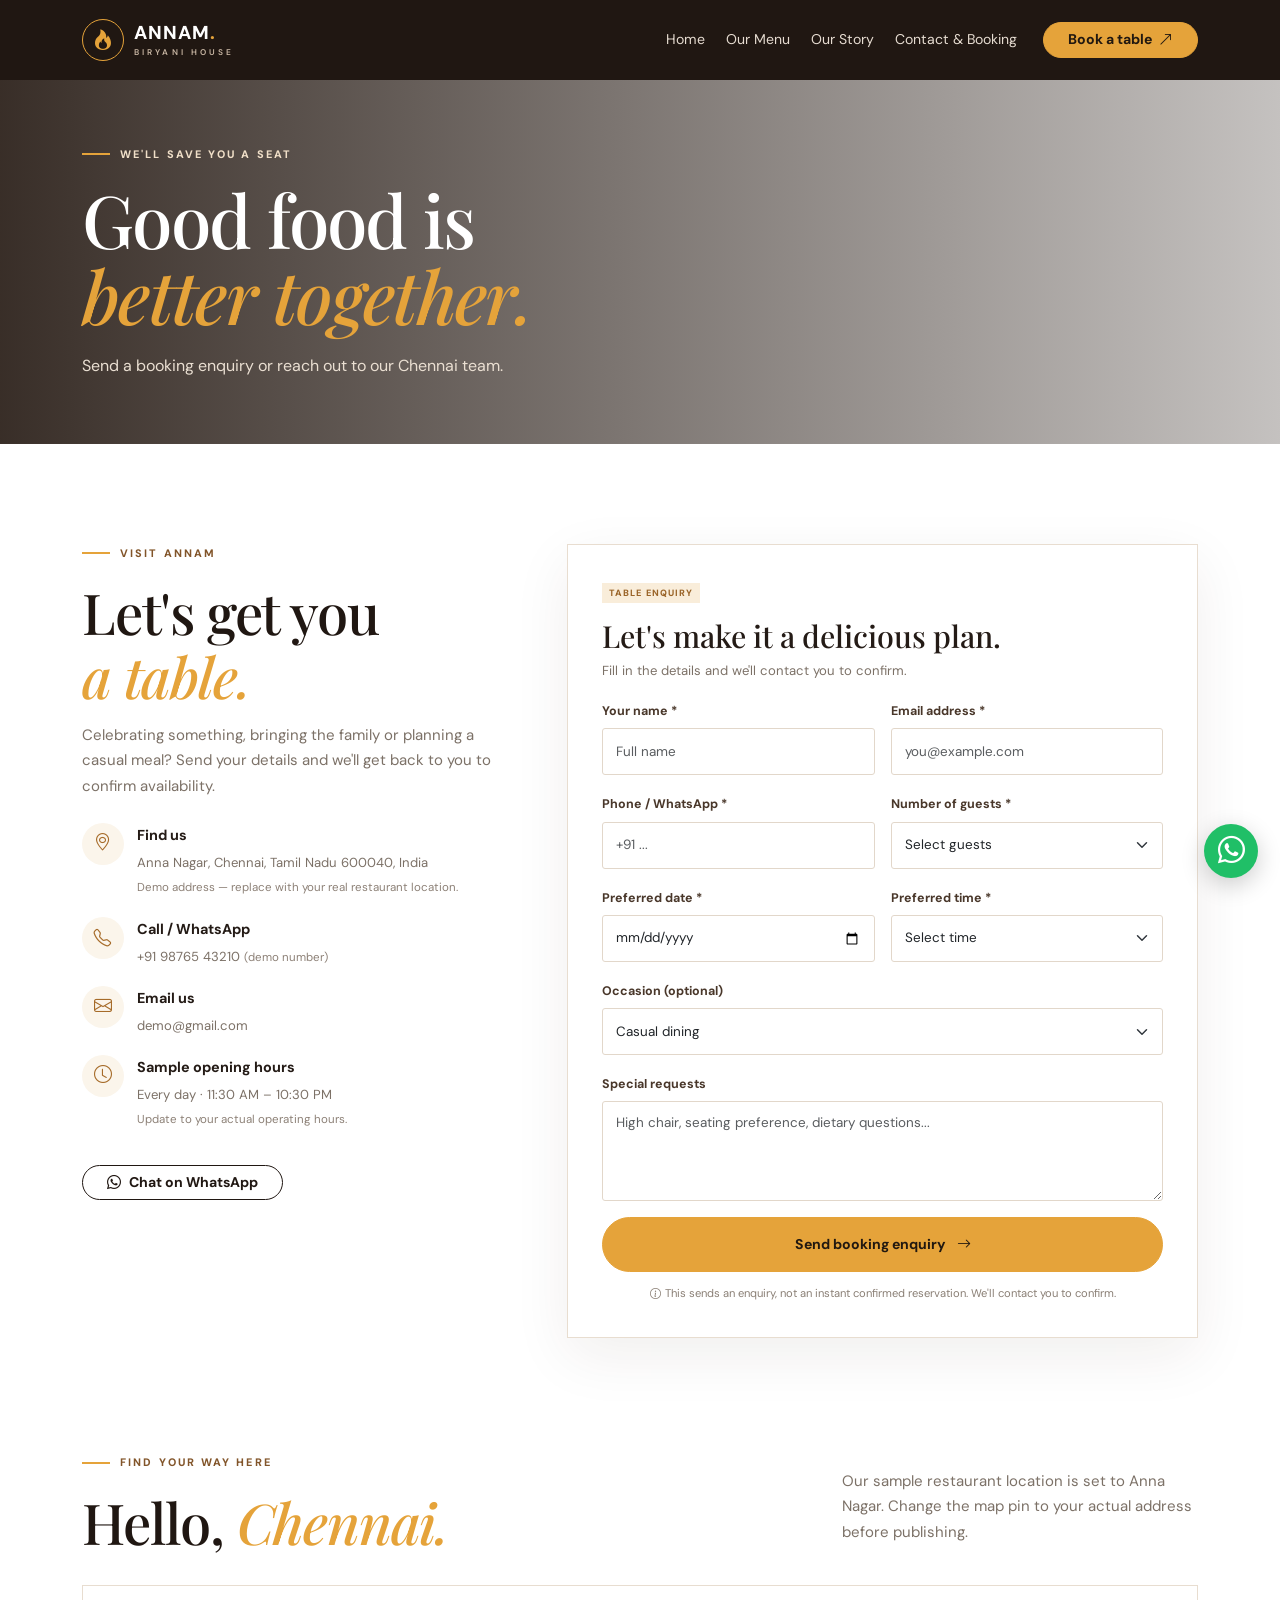
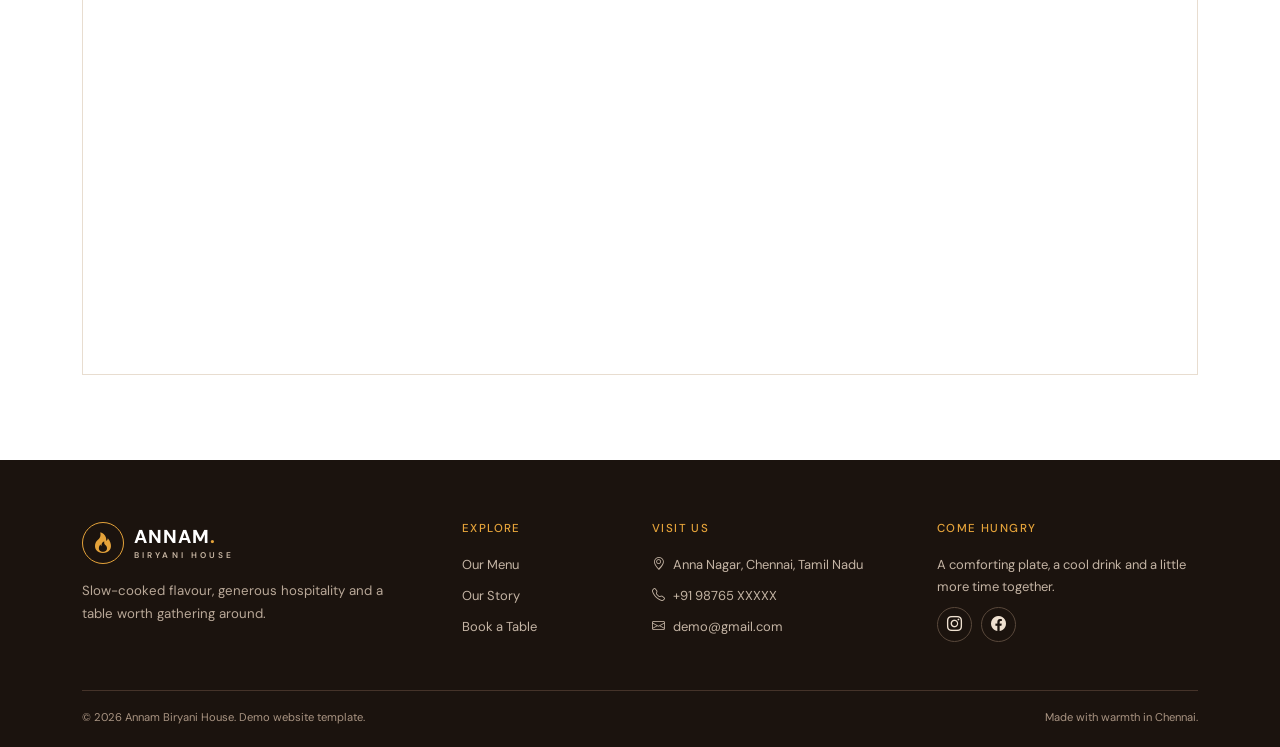
<file: contact.html>
<!doctype html>
<html lang="en">

<head>
    <meta charset="utf-8">
    <meta name="viewport" content="width=device-width, initial-scale=1">
    <link rel="preconnect" href="https://fonts.googleapis.com">
    <link rel="preconnect" href="https://fonts.gstatic.com" crossorigin>
    <link
        href="https://fonts.googleapis.com/css2?family=DM+Sans:wght@400;500;600;700&family=Playfair+Display:wght@500;600;700&display=swap"
        rel="stylesheet">
    <link href="https://cdn.jsdelivr.net/npm/bootstrap@5.3.3/dist/css/bootstrap.min.css" rel="stylesheet">
    <link href="https://cdn.jsdelivr.net/npm/bootstrap-icons@1.11.3/font/bootstrap-icons.min.css" rel="stylesheet">
    <link href="assets/css/style.css" rel="stylesheet">
    <title>Contact & Table Booking | Annam Biryani House</title>
    <meta name="description"
        content="Contact Annam Biryani House in Anna Nagar, Chennai, or send a table booking enquiry by email.">
</head>

<body>
    <nav class="navbar navbar-expand-lg navbar-dark restaurant-nav">
        <div class="container"><a class="navbar-brand food-brand" href="index.html"><span class="brand-icon"><i
                        class="bi bi-fire"></i></span><span>ANNAM<span class="brand-gold">.</span><small>BIRYANI
                        HOUSE</small></span></a><button class="navbar-toggler" type="button" data-bs-toggle="collapse"
                data-bs-target="#siteNav" aria-label="Toggle navigation"><span
                    class="navbar-toggler-icon"></span></button>
            <div class="collapse navbar-collapse" id="siteNav">
                <ul class="navbar-nav ms-auto align-items-lg-center gap-lg-3">
                    <li class="nav-item"><a class="nav-link" href="index.html">Home</a></li>
                    <li class="nav-item"><a class="nav-link" href="menu.html">Our Menu</a></li>
                    <li class="nav-item"><a class="nav-link" href="story.html">Our Story</a></li>
                    <li class="nav-item"><a class="nav-link" href="contact.html">Contact & Booking</a></li>
                    <li class="nav-item ms-lg-2"><a class="btn btn-saffron rounded-pill px-4"
                            href="contact.html#booking">Book a table <i class="bi bi-arrow-up-right ms-1"></i></a></li>
                </ul>
            </div>
        </div>
    </nav>
    <header class="inner-hero contact-hero"
        style="--inner-image:url('https://images.unsplash.com/photo-1517248135467-4c7edcad34c4?auto=format&fit=crop&w=1800&q=85')">
        <div class="container">
            <div class="eyebrow light" data-aos="fade-up"><span></span> WE'LL SAVE YOU A SEAT</div>
            <h1 class="hero-title" data-aos="fade-up">Good food is<br><em>better together.</em></h1>
            <p data-aos="fade-up" data-aos-delay="100">Send a booking enquiry or reach out to our Chennai team.</p>
        </div>
    </header>
    <section class="section-space" id="booking">
        <div class="container">
            <div class="row g-5">
                <div class="col-lg-5" data-aos="fade-right">
                    <div class="eyebrow"><span></span> VISIT ANNAM</div>
                    <h2 class="section-title">Let's get you<br><em>a table.</em></h2>
                    <p class="muted mt-3">Celebrating something, bringing the family or planning a casual meal? Send
                        your details and we'll get back to you to confirm availability.</p>
                    <div class="contact-detail mt-4"><span class="contact-icon"><i class="bi bi-geo-alt"></i></span>
                        <div><strong>Find us</strong>
                            <p>Anna Nagar, Chennai, Tamil Nadu 600040, India</p><small>Demo address — replace with your
                                real restaurant location.</small>
                        </div>
                    </div>
                    <div class="contact-detail"><span class="contact-icon"><i class="bi bi-telephone"></i></span>
                        <div><strong>Call / WhatsApp</strong>
                            <p>+91 98765 43210 <small>(demo number)</small></p>
                        </div>
                    </div>
                    <div class="contact-detail"><span class="contact-icon"><i class="bi bi-envelope"></i></span>
                        <div><strong>Email us</strong>
                            <p>demo@gmail.com</p>
                        </div>
                    </div>
                    <div class="contact-detail"><span class="contact-icon"><i class="bi bi-clock"></i></span>
                        <div><strong>Sample opening hours</strong>
                            <p>Every day · 11:30 AM – 10:30 PM</p><small>Update to your actual operating hours.</small>
                        </div>
                    </div><a
                        href="https://wa.me/9198765XXXXX?text=Hello%20Annam%20Biryani%20House%2C%20I%27d%20like%20to%20ask%20about%20a%20table."
                        class="btn btn-outline-dark rounded-pill px-4 mt-3" target="_blank" rel="noopener"><i
                            class="bi bi-whatsapp me-2"></i>Chat on WhatsApp</a>
                </div>
                <div class="col-lg-7" data-aos="fade-left">
                    <div class="form-card">
                        <div class="form-heading"><span class="menu-pill">TABLE ENQUIRY</span>
                            <h3>Let's make it a delicious plan.</h3>
                            <p class="muted">Fill in the details and we'll contact you to confirm.</p>
                        </div>
                        <form action="https://formsubmit.co/abi.books0@gmail.com" method="POST"><input type="hidden"
                                name="_subject" value="New Table Booking Enquiry - Annam Biryani House"><input
                                type="hidden" name="_template" value="table"><input type="hidden" name="_captcha"
                                value="true">
                            <div class="row g-3">
                                <div class="col-md-6"><label class="form-label" for="name">Your name *</label><input
                                        class="form-control" id="name" name="Name" placeholder="Full name" required>
                                </div>
                                <div class="col-md-6"><label class="form-label" for="email">Email address
                                        *</label><input class="form-control" id="email" name="Email" type="email"
                                        placeholder="you@example.com" required></div>
                                <div class="col-md-6"><label class="form-label" for="phone">Phone / WhatsApp
                                        *</label><input class="form-control" id="phone" name="Phone" type="tel"
                                        placeholder="+91 ..." required></div>
                                <div class="col-md-6"><label class="form-label" for="guests">Number of guests
                                        *</label><select class="form-select" id="guests" name="Number of Guests"
                                        required>
                                        <option value="">Select guests</option>
                                        <option>1 guest</option>
                                        <option>2 guests</option>
                                        <option>3–4 guests</option>
                                        <option>5–6 guests</option>
                                        <option>7–10 guests</option>
                                        <option>More than 10</option>
                                    </select></div>
                                <div class="col-md-6"><label class="form-label" for="date">Preferred date
                                        *</label><input class="form-control" id="date" name="Preferred Date" type="date"
                                        required></div>
                                <div class="col-md-6"><label class="form-label" for="time">Preferred time
                                        *</label><select class="form-select" id="time" name="Preferred Time" required>
                                        <option value="">Select time</option>
                                        <option>11:30 AM – 1:00 PM</option>
                                        <option>1:00 PM – 3:00 PM</option>
                                        <option>3:00 PM – 5:00 PM</option>
                                        <option>5:00 PM – 7:00 PM</option>
                                        <option>7:00 PM – 8:30 PM</option>
                                        <option>8:30 PM – 10:30 PM</option>
                                    </select></div>
                                <div class="col-12"><label class="form-label" for="occasion">Occasion
                                        (optional)</label><select class="form-select" id="occasion" name="Occasion">
                                        <option>Casual dining</option>
                                        <option>Family gathering</option>
                                        <option>Birthday</option>
                                        <option>Anniversary</option>
                                        <option>Business meal</option>
                                        <option>Other</option>
                                    </select></div>
                                <div class="col-12"><label class="form-label" for="message">Special
                                        requests</label><textarea class="form-control" id="message"
                                        name="Special Requests" rows="3"
                                        placeholder="High chair, seating preference, dietary questions..."></textarea>
                                </div>
                                <div class="col-12"><button class="btn btn-saffron rounded-pill px-4 py-3 w-100"
                                        type="submit">Send booking enquiry <i
                                            class="bi bi-arrow-right ms-2"></i></button><small class="form-note"><i
                                            class="bi bi-info-circle me-1"></i>This sends an enquiry, not an instant
                                        confirmed reservation. We'll contact you to confirm.</small></div>
                            </div>
                        </form>
                    </div>
                </div>
            </div>
        </div>
    </section>
    <section class="map-section">
        <div class="container">
            <div class="row align-items-end section-heading">
                <div class="col-lg-7">
                    <div class="eyebrow"><span></span> FIND YOUR WAY HERE</div>
                    <h2 class="section-title">Hello, <em>Chennai.</em></h2>
                </div>
                <div class="col-lg-4 ms-auto">
                    <p class="muted">Our sample restaurant location is set to Anna Nagar. Change the map pin to your
                        actual address before publishing.</p>
                </div>
            </div>
            <div class="map-frame mt-4"><iframe title="Map showing Anna Nagar, Chennai"
                    src="https://www.google.com/maps?q=Anna%20Nagar%2C%20Chennai%2C%20Tamil%20Nadu&output=embed"
                    loading="lazy" referrerpolicy="no-referrer-when-downgrade" allowfullscreen></iframe></div>
        </div>
    </section>
    <footer class="site-footer">
        <div class="container">
            <div class="row g-4">
                <div class="col-lg-4"><a class="navbar-brand food-brand footer-brand" href="index.html"><span
                            class="brand-icon"><i class="bi bi-fire"></i></span><span>ANNAM<span
                                class="brand-gold">.</span><small>BIRYANI HOUSE</small></span></a>
                    <p class="footer-copy mt-3">Slow-cooked flavour, generous hospitality and a table worth gathering
                        around.</p>
                </div>
                <div class="col-6 col-lg-2">
                    <h6>Explore</h6><a href="menu.html">Our Menu</a><a href="story.html">Our Story</a><a
                        href="contact.html#booking">Book a Table</a>
                </div>
                <div class="col-6 col-lg-3">
                    <h6>Visit us</h6>
                    <p><i class="bi bi-geo-alt me-2"></i>Anna Nagar, Chennai, Tamil Nadu</p>
                    <p><i class="bi bi-telephone me-2"></i>+91 98765 XXXXX</p>
                    <p><i class="bi bi-envelope me-2"></i>demo@gmail.com</p>
                </div>
                <div class="col-lg-3">
                    <h6>Come hungry</h6>
                    <p class="footer-copy">A comforting plate, a cool drink and a little more time together.</p>
                    <div class="social-links"><a href="#" aria-label="Instagram"><i class="bi bi-instagram"></i></a><a
                            href="#" aria-label="Facebook"><i class="bi bi-facebook"></i></a></div>
                </div>
            </div>
            <div class="footer-bottom"><span>© <span class="current-year"></span> Annam Biryani House. Demo website
                    template.</span><span>Made with warmth in Chennai.</span></div>
        </div>
    </footer><a class="whatsapp-float"
        href="https://wa.me/9198765XXXXX?text=Hello%20Annam%20Biryani%20House%2C%20I%27d%20like%20to%20ask%20about%20your%20menu%20or%20booking."
        target="_blank" rel="noopener" aria-label="Chat with us on WhatsApp"><i class="bi bi-whatsapp"></i></a>
    <script src="https://cdn.jsdelivr.net/npm/bootstrap@5.3.3/dist/js/bootstrap.bundle.min.js"></script>
    <script src="https://unpkg.com/aos@2.3.4/dist/aos.js"></script>
    <script src="assets/js/main.js"></script>
</body>

</html>
</file>
<file: assets/css/style.css>
:root{--ink:#241b16;--dark:#201712;--dark2:#33231b;--saffron:#e5a33a;--saffron2:#f0bc63;--cream:#fbf5eb;--cream2:#f2e7d5;--muted:#7c7167;--line:#e8ddd0;--body:"DM Sans",sans-serif;--display:"Playfair Display",serif}*{box-sizing:border-box}html{scroll-behavior:smooth;scroll-padding-top:90px}body{margin:0;font-family:var(--body);color:var(--ink);font-size:15px;line-height:1.7;background:#fff}a{text-decoration:none;color:inherit}img{display:block;max-width:100%}.restaurant-nav{background:var(--dark);padding:14px 0;position:relative;z-index:50}.food-brand{display:flex;align-items:center;gap:10px;color:#fff!important;font-size:1.17rem;font-weight:800;letter-spacing:1px;line-height:1.15}.food-brand small{display:block;font-size:.52rem;letter-spacing:3.1px;color:#c9b7a4;font-weight:600;margin-top:4px}.brand-icon{display:grid;place-items:center;width:42px;height:42px;border-radius:50%;border:1px solid var(--saffron);color:var(--saffron);font-size:1.3rem}.brand-gold{color:var(--saffron)}.restaurant-nav .nav-link{font-size:.88rem;color:#e6dcd1;padding:.55rem .15rem!important}.restaurant-nav .nav-link:hover,.restaurant-nav .nav-link.active{color:var(--saffron2)}.navbar-toggler{border-color:#766456}.btn{font-weight:700;font-size:.88rem;transition:all .2s ease}.btn-saffron{background:var(--saffron);border:1px solid var(--saffron);color:#211810}.btn-saffron:hover{background:var(--saffron2);border-color:var(--saffron2);color:#211810;transform:translateY(-2px)}.btn-dark{background:var(--dark);border-color:var(--dark)}.btn-dark:hover{background:var(--dark2);border-color:var(--dark2)}.btn-outline-dark{border-color:var(--dark);color:var(--dark)}.btn-outline-dark:hover{background:var(--dark);color:#fff}.hero{position:relative;min-height:700px;background:#302016 url('https://images.unsplash.com/photo-1563379091339-03246963d96c?auto=format&fit=crop&w=2200&q=90') center/cover no-repeat;color:#fff;overflow:hidden}.hero-overlay{position:absolute;inset:0;background:linear-gradient(90deg,rgba(26,16,10,.92) 0%,rgba(31,19,11,.72) 46%,rgba(31,19,11,.1) 100%),linear-gradient(0deg,rgba(26,16,10,.3),transparent 55%)}.hero-row{min-height:700px}.hero .container{position:relative;z-index:1}.eyebrow{display:flex;align-items:center;gap:10px;font-size:.68rem;letter-spacing:2.1px;font-weight:800;color:#82552a;margin-bottom:18px}.eyebrow span{display:inline-block;width:28px;height:2px;background:var(--saffron)}.eyebrow.light{color:#f0dfc8}.hero-title{font-family:var(--display);font-size:clamp(3.4rem,7vw,6.3rem);font-weight:500;letter-spacing:-1.7px;line-height:1.03;margin:0;max-width:800px}.hero-title em,.section-title em{color:var(--saffron);font-weight:500}.hero-copy{font-size:1.07rem;color:#eadfd3;max-width:540px;margin-top:24px}.hero-note{display:flex;align-items:center;gap:13px}.hero-note>i{display:grid;place-items:center;width:44px;height:44px;border:1px solid rgba(229,163,58,.65);border-radius:50%;color:var(--saffron);font-size:1.2rem}.hero-note strong,.hero-note small{display:block}.hero-note strong{font-size:.86rem}.hero-note small{color:#d6c7b7;font-size:.77rem}.hero-label{position:absolute;right:4%;bottom:25px;color:#ead8c1;font-size:.63rem;letter-spacing:2px}.hero-label span{color:var(--saffron);margin-right:9px}.intro-strip{background:var(--cream);padding:25px 0;border-bottom:1px solid var(--line)}.strip-item{display:flex;align-items:center;gap:13px;padding:7px 0}.strip-item>i{font-size:1.5rem;color:#b5792c}.strip-item strong,.strip-item small{display:block}.strip-item strong{font-size:.88rem}.strip-item small{font-size:.76rem;color:var(--muted)}.section-space{padding:100px 0}.section-title{font-family:var(--display);font-size:clamp(2.45rem,4.4vw,3.8rem);line-height:1.12;letter-spacing:-1.2px;font-weight:500;color:var(--dark)}.muted{color:var(--muted)}.text-link{font-size:.85rem;font-weight:800;color:var(--dark);border-bottom:1px solid var(--saffron);padding-bottom:5px}.text-link i{margin-left:8px}.food-card{height:100%;border:1px solid var(--line);background:#fff;transition:transform .3s,box-shadow .3s}.food-card:hover{transform:translateY(-6px);box-shadow:0 20px 40px rgba(50,31,16,.1)}.food-img{height:245px;position:relative;overflow:hidden;background:var(--cream)}.food-img img{width:100%;height:100%;object-fit:cover;transition:transform .7s}.food-card:hover .food-img img{transform:scale(1.06)}.food-badge{position:absolute;top:16px;left:16px;background:var(--saffron);color:#24180e;font-size:.59rem;letter-spacing:1.1px;font-weight:800;padding:6px 10px}.food-body{padding:24px}.food-kicker{font-size:.63rem;font-weight:800;letter-spacing:1.7px;color:#a66c28}.food-body h3{font-family:var(--display);font-size:1.55rem;margin:7px 0}.food-body p{color:var(--muted);font-size:.84rem;min-height:54px}.food-bottom{display:flex;justify-content:space-between;align-items:center;border-top:1px solid var(--line);padding-top:15px;margin-top:16px}.food-bottom strong{font-size:1.15rem}.food-bottom small{font-size:.72rem;color:var(--muted);font-weight:500}.food-bottom a{font-size:1.65rem;color:#b47b32}.feature-band{background:var(--cream);padding:95px 0}.feature-photo{position:relative;padding:0 25px 25px 0}.feature-photo>img{width:100%;height:550px;object-fit:cover}.photo-caption{position:absolute;bottom:0;right:0;padding:17px 23px;background:var(--saffron);font-family:var(--display);font-size:1.15rem}.photo-caption i{margin-right:8px}.promise-list>div{display:flex;gap:13px;margin-bottom:17px}.promise-list>div>i{font-size:1.2rem;color:#b47b32;margin-top:2px}.promise-list strong,.promise-list small{display:block}.promise-list strong{font-size:.9rem}.promise-list small{font-size:.81rem;color:var(--muted)}.drink-card{text-align:center;padding:17px 12px 22px;background:#fff;border:1px solid var(--line);height:100%;transition:transform .25s}.drink-card:hover{transform:translateY(-5px)}.drink-card img{height:155px;width:100%;object-fit:cover;margin-bottom:18px}.drink-card h3{font-family:var(--display);font-size:1.2rem}.drink-card p{font-size:.76rem;color:var(--muted);margin-bottom:7px}.drink-card strong{color:#9b6425}.reservation-cta{background:var(--cream);padding:15px 0 85px}.reservation-panel{display:flex;align-items:center;justify-content:space-between;gap:25px;padding:48px;background:var(--dark);background-image:radial-gradient(circle at 80% 20%,rgba(229,163,58,.14),transparent 36%)}.reservation-panel .section-title{font-size:clamp(2.2rem,4vw,3.2rem)}.site-footer{background:#1b130e;color:#e4d7c8;padding:62px 0 20px}.footer-brand{margin-bottom:6px}.footer-copy{font-size:.83rem;color:#b9a898;max-width:310px}.site-footer h6{font-size:.72rem;letter-spacing:1.4px;text-transform:uppercase;color:var(--saffron);margin-bottom:18px}.site-footer .col-6>a,.site-footer .col-6 p,.site-footer .col-lg-3 p{display:block;font-size:.81rem;color:#c4b4a4;margin-bottom:9px}.site-footer a:hover{color:var(--saffron2)}.social-links{display:flex;gap:9px}.social-links a{display:grid;place-items:center;width:35px;height:35px;border:1px solid #59483b;border-radius:50%;color:#eee0d0}.footer-bottom{display:flex;justify-content:space-between;gap:15px;border-top:1px solid #453329;margin-top:43px;padding-top:17px;font-size:.7rem;color:#a99482}.whatsapp-float{position:fixed;right:22px;bottom:22px;z-index:100;width:54px;height:54px;border-radius:50%;background:#20bf67;color:#fff;display:grid;place-items:center;font-size:1.7rem;box-shadow:0 7px 25px #0003;transition:transform .2s}.whatsapp-float:hover{color:#fff;transform:translateY(-3px)}.inner-hero{min-height:385px;display:flex;align-items:center;padding:65px 0;background-image:linear-gradient(90deg,rgba(29,17,10,.88),rgba(29,17,10,.26)),var(--inner-image);background-size:cover;background-position:center;color:#fff}.inner-hero p{font-size:1rem;color:#eadfd2;max-width:590px;margin:20px 0 0}.inner-hero .hero-title{font-size:clamp(3rem,5.7vw,5rem)}.menu-page{background:#fff}.menu-intro{max-width:760px;margin:0 auto 60px}.menu-intro p{font-size:.85rem}.menu-category{margin-top:55px}.menu-category-head{display:flex;align-items:center;gap:18px;border-bottom:1px solid var(--line);padding-bottom:18px;margin-bottom:24px}.menu-category-head>span{font-family:var(--display);font-size:2rem;color:var(--saffron)}.menu-category-head h2{font-family:var(--display);font-size:2rem;margin:0}.menu-category-head p{font-size:.8rem;color:var(--muted);margin:3px 0 0}.menu-category-head>i{margin-left:auto;font-size:1.7rem;color:#b47b32}.menu-item{display:flex;align-items:center;gap:16px;padding:14px;border:1px solid var(--line);height:100%;background:#fff}.menu-item img{width:100px;height:100px;object-fit:cover;flex-shrink:0}.menu-item-info{flex:1}.menu-item h3{font-family:var(--display);font-size:1.15rem;display:flex;justify-content:space-between;gap:10px;margin:0 0 6px}.menu-item h3 span{font-family:var(--body);font-size:.9rem;color:#9a6428;white-space:nowrap}.menu-item p{font-size:.76rem;color:var(--muted);margin:0 0 7px}.menu-item small,.menu-pill{font-size:.57rem;letter-spacing:1.1px;color:#9a6428;background:#f9edda;padding:4px 7px;font-weight:800}.simple-menu-card{height:100%;padding:25px 18px;background:var(--cream);text-align:center;border:1px solid var(--line)}.simple-menu-card>i{font-size:1.7rem;color:#b47b32}.simple-menu-card h3{font-family:var(--display);font-size:1.2rem;margin:12px 0 4px}.simple-menu-card p{font-size:.77rem;color:var(--muted);margin-bottom:8px}.simple-menu-card strong{color:#9a6428}.menu-footnote{display:flex;gap:12px;background:var(--cream);padding:17px 20px;margin-top:35px;color:var(--muted);font-size:.8rem}.menu-footnote i{color:#a46a29;font-size:1.1rem}.menu-footnote p{margin:0}.story-photo img{width:100%;height:540px;object-fit:cover}.story-signoff{display:flex;align-items:center;gap:13px;border-top:1px solid var(--line);padding-top:20px;margin-top:25px}.signoff-mark{width:45px;height:45px;display:grid;place-items:center;border-radius:50%;border:1px solid var(--saffron);color:#a76d2a;font-size:1.3rem}.story-signoff strong,.story-signoff small{display:block}.story-signoff strong{font-family:var(--display);font-size:1.2rem}.story-signoff small{font-size:.75rem;color:var(--muted)}.values-section{padding:85px 0;background:var(--cream)}.value-card{position:relative;padding:32px 26px;background:#fff;border:1px solid var(--line);height:100%}.value-card>span{position:absolute;right:20px;top:16px;font-family:var(--display);font-size:1.7rem;color:#e8d4b4}.value-card>i{font-size:1.7rem;color:#b47b32}.value-card h3{font-family:var(--display);font-size:1.45rem;margin:18px 0 8px}.value-card p{font-size:.82rem;color:var(--muted);margin:0}.contact-hero{min-height:355px}.contact-detail{display:flex;gap:13px;margin-bottom:18px}.contact-icon{width:42px;height:42px;display:grid;place-items:center;flex-shrink:0;background:var(--cream);border-radius:50%;color:#a66b29;font-size:1.1rem}.contact-detail strong{font-size:.9rem}.contact-detail p{font-size:.82rem;color:var(--muted);margin:3px 0 0}.contact-detail small{font-size:.72rem;color:#8d8177}.form-card{border:1px solid var(--line);box-shadow:0 18px 55px rgba(52,33,18,.07);padding:34px;background:#fff}.form-heading h3{font-family:var(--display);font-size:1.9rem;margin:14px 0 5px}.form-heading p{font-size:.82rem}.form-label{font-size:.78rem;font-weight:700;color:#49372a;margin-bottom:6px}.form-control,.form-select{border:1px solid #e2d7ca;border-radius:3px;min-height:47px;padding:11px 13px;font-size:.84rem}.form-control:focus,.form-select:focus{border-color:#c79751;box-shadow:0 0 0 .2rem rgba(190,128,43,.12)}textarea.form-control{min-height:100px}.form-note{display:block;text-align:center;color:#8a7f75;font-size:.7rem;margin-top:12px}.map-section{padding:15px 0 85px}.map-frame{height:390px;padding:7px;border:1px solid var(--line)}.map-frame iframe{width:100%;height:100%;border:0}
@media(max-width:991.98px){.restaurant-nav .navbar-collapse{padding-top:14px}.restaurant-nav .nav-link{padding:.55rem 0!important}.hero,.hero-row{min-height:630px}.section-space{padding:75px 0}.feature-band{padding:75px 0}.feature-photo>img{height:440px}.reservation-panel{align-items:flex-start;flex-direction:column;padding:35px}.inner-hero{min-height:340px}.story-photo img{height:450px}}@media(max-width:575.98px){.hero,.hero-row{min-height:620px}.hero-title{font-size:3.25rem}.hero-copy{font-size:.96rem}.hero-label{font-size:.55rem;bottom:14px}.section-space{padding:60px 0}.section-title{font-size:2.55rem}.food-img{height:210px}.food-body{padding:19px}.feature-band{padding:60px 0}.feature-photo>img{height:380px}.photo-caption{font-size:.95rem;padding:13px 16px}.drink-card img{height:125px}.reservation-panel{padding:28px 22px}.footer-bottom{flex-direction:column;gap:6px}.inner-hero{min-height:320px;padding:50px 0}.inner-hero .hero-title{font-size:2.9rem}.menu-category-head{gap:12px}.menu-category-head h2{font-size:1.55rem}.menu-category-head p{font-size:.72rem}.menu-item{padding:10px;gap:11px}.menu-item img{width:80px;height:85px}.menu-item h3{font-size:1rem;flex-direction:column;gap:1px}.menu-item h3 span{font-size:.8rem}.menu-item p{font-size:.7rem}.simple-menu-card{padding:20px 10px}.simple-menu-card h3{font-size:1.08rem}.story-photo img{height:370px}.form-card{padding:23px 18px}.map-frame{height:310px}.whatsapp-float{width:50px;height:50px;right:15px;bottom:15px}}
@media(prefers-reduced-motion:reduce){html{scroll-behavior:auto}*,*::before,*::after{animation-duration:.01ms!important;animation-iteration-count:1!important;transition-duration:.01ms!important;scroll-behavior:auto!important}}
</file>
